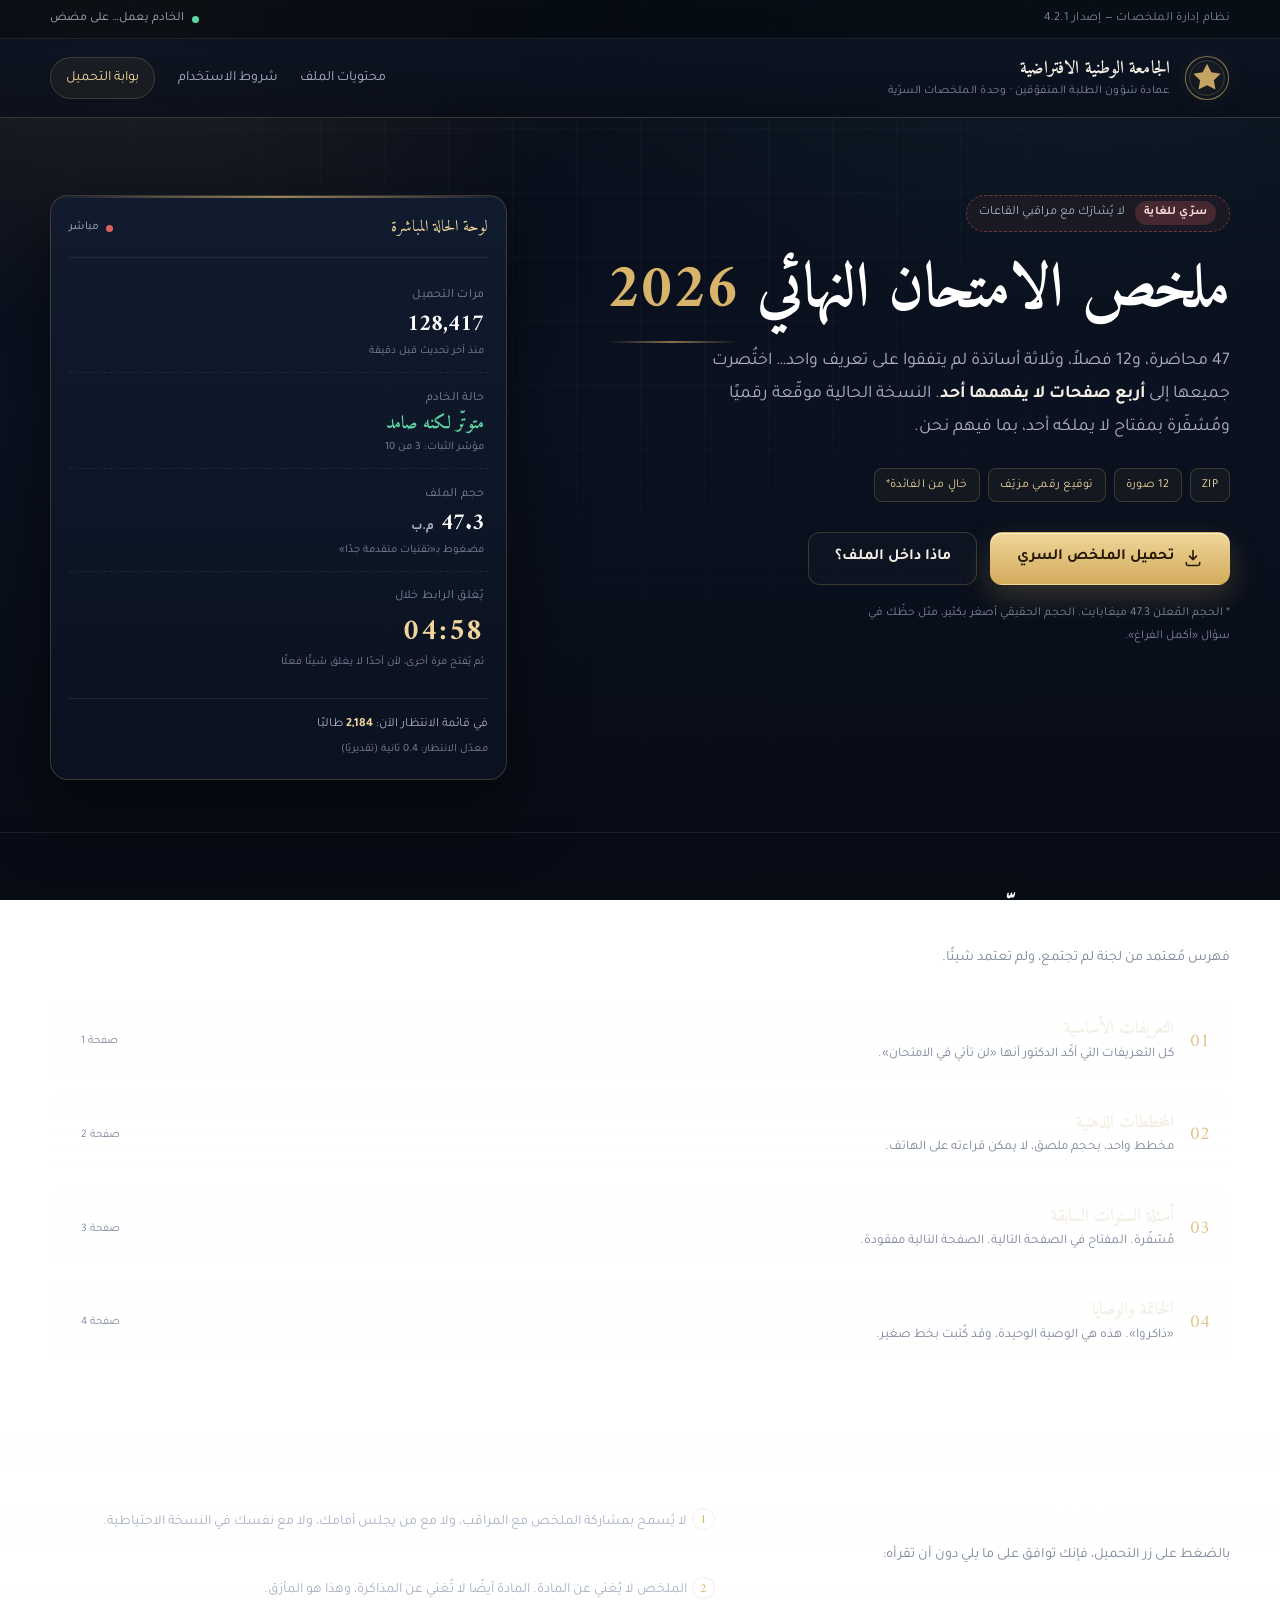
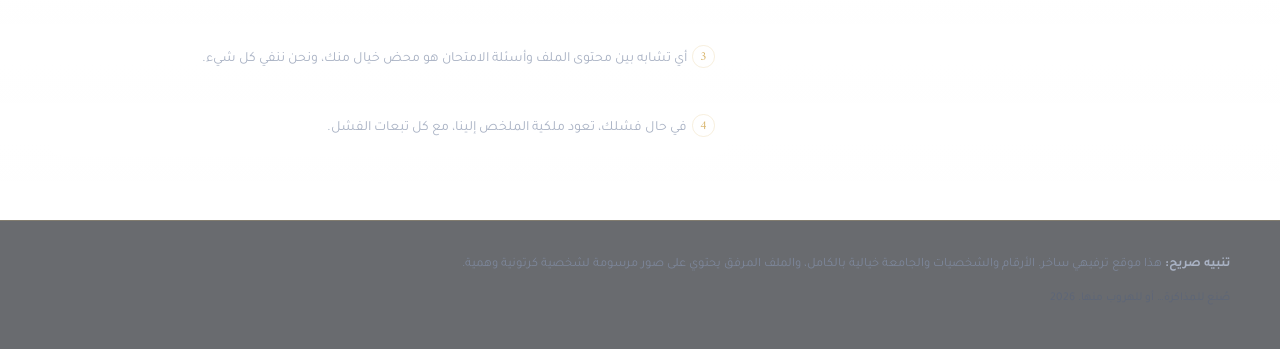
<file: index.html>
<!DOCTYPE html>
<html lang="ar" dir="rtl">
<head>
<meta charset="utf-8">
<meta name="viewport" content="width=device-width, initial-scale=1">
<title>ملخص الامتحان النهائي 2026 — النسخة السرية</title>
<meta name="description" content="بوابة أكاديمية ساخرة لتحميل «ملخص الامتحان النهائي — النسخة السرية». موقع ترفيهي، والبيانات كلها خيالية.">
<meta name="theme-color" content="#0a1020">
<meta property="og:title" content="ملخص الامتحان النهائي 2026 — النسخة السرية">
<meta property="og:description" content="47 محاضرة اختُصرت إلى 4 صفحات لا يفهمها أحد. الرابط يُغلق قريبًا.">
<meta property="og:type" content="website">
<link rel="icon" href="assets/favicon.svg" type="image/svg+xml">
<link rel="preconnect" href="https://fonts.googleapis.com">
<link rel="preconnect" href="https://fonts.gstatic.com" crossorigin>
<link href="https://fonts.googleapis.com/css2?family=Amiri:ital,wght@0,400;0,700;1,400&family=Tajawal:wght@300;400;500;700;800&display=swap" rel="stylesheet">
<link rel="stylesheet" href="assets/style.css">
</head>
<body>
<a class="skip" href="#main">تخطَّ إلى المحتوى</a>

<div class="topbar">
  <div class="wrap topbar__in">
    <span class="topbar__sys">نظام إدارة الملخصات — إصدار 4.2.1</span>
    <span class="topbar__status"><i class="dot"></i> الخادم يعمل… على مضض</span>
  </div>
</div>

<header class="masthead">
  <div class="wrap masthead__in">
    <div class="brand">
      <svg class="brand__seal" viewBox="0 0 64 64" aria-hidden="true">
        <circle cx="32" cy="32" r="30" fill="none" stroke="currentColor" stroke-width="1.5" opacity=".55"/>
        <circle cx="32" cy="32" r="24" fill="none" stroke="currentColor" stroke-width="1" opacity=".35"/>
        <path d="M32 12l6 12 13 2-9.5 9 2.3 13L32 42l-11.8 6 2.3-13-9.5-9 13-2z" fill="currentColor" opacity=".9"/>
      </svg>
      <div class="brand__txt">
        <strong>الجامعة الوطنية الافتراضية</strong>
        <span>عمادة شؤون الطلبة المتفوّقين · وحدة الملخصات السرّية</span>
      </div>
    </div>
    <nav class="masthead__nav" aria-label="روابط عامة">
      <a href="#contents">محتويات الملف</a>
      <a href="#rules">شروط الاستخدام</a>
      <a href="#main" class="nav-cta">بوابة التحميل</a>
    </nav>
  </div>
</header>

<main id="main">
  <section class="hero">
    <div class="wrap hero__grid">
      <div class="hero__copy">
        <p class="tag"><span>سرّي للغاية</span> لا يُشارَك مع مراقبي القاعات</p>
        <h1>ملخص الامتحان النهائي <span class="year">2026</span></h1>
        <p class="lede">
          47 محاضرة، و12 فصلاً، وثلاثة أساتذة لم يتفقوا على تعريف واحد…
          اختُصرت جميعها إلى <strong>أربع صفحات لا يفهمها أحد</strong>.
          النسخة الحالية موقّعة رقميًا ومُشفّرة بمفتاح لا يملكه أحد، بما فيهم نحن.
        </p>

        <div class="chips" aria-label="مواصفات الملف">
          <span class="chip">ZIP</span>
          <span class="chip">12 صورة</span>
          <span class="chip">توقيع رقمي مزيّف</span>
          <span class="chip">خالٍ من الفائدة*</span>
        </div>

        <div class="cta-row">
          <button class="btn btn--primary" id="downloadBtn" type="button">
            <svg viewBox="0 0 24 24" aria-hidden="true"><path d="M12 3v11m0 0l-4.2-4.2M12 14l4.2-4.2M4 17.5V19a2 2 0 002 2h12a2 2 0 002-2v-1.5" fill="none" stroke="currentColor" stroke-width="1.9" stroke-linecap="round" stroke-linejoin="round"/></svg>
            تحميل الملخص السري
          </button>
          <a class="btn btn--ghost" href="#contents">ماذا داخل الملف؟</a>
        </div>
        <p class="fineprint">
          * الحجم المُعلن 47.3 ميغابايت. الحجم الحقيقي أصغر بكثير، مثل حظّك في سؤال «أكمل الفراغ».
        </p>
      </div>

      <aside class="hero__panel" aria-label="لوحة حالة التحميل">
        <div class="panel__head">
          <span class="panel__title">لوحة الحالة المباشرة</span>
          <span class="live"><i class="dot dot--red"></i> مباشر</span>
        </div>

        <div class="stats">
          <div class="stat">
            <span class="stat__label">مرات التحميل</span>
            <strong class="stat__value" id="statDownloads">128,417</strong>
            <span class="stat__hint">منذ آخر تحديث قبل دقيقة</span>
          </div>
          <div class="stat">
            <span class="stat__label">حالة الخادم</span>
            <strong class="stat__value stat__value--ok">متوتّر لكنه صامد</strong>
            <span class="stat__hint">مؤشر الثبات: 3 من 10</span>
          </div>
          <div class="stat">
            <span class="stat__label">حجم الملف</span>
            <strong class="stat__value">47.3 <small>م.ب</small></strong>
            <span class="stat__hint">مضغوط بـ«تقنيات متقدمة جدًا»</span>
          </div>
          <div class="stat stat--timer">
            <span class="stat__label">يُغلق الرابط خلال</span>
            <strong class="stat__value stat__value--timer" id="countdown" aria-live="off">04:59</strong>
            <span class="stat__hint" id="countdownHint">ثم يُفتح مرة أخرى، لأن أحدًا لا يغلق شيئًا فعلًا</span>
          </div>
        </div>

        <div class="queue">
          <span>في قائمة الانتظار الآن: <b id="queueNum">2,184</b> طالبًا</span>
          <span class="queue__note">معدّل الانتظار: 0.4 ثانية (تقديريًا)</span>
        </div>
      </aside>
    </div>
  </section>

  <section class="band" id="contents">
    <div class="wrap">
      <h2 class="section-title">محتويات النسخة السرّية</h2>
      <p class="section-sub">فهرس مُعتمد من لجنة لم تجتمع، ولم تعتمد شيئًا.</p>
      <ol class="toc">
        <li><span class="toc__n">01</span><div><h3>التعريفات الأساسية</h3><p>كل التعريفات التي أكّد الدكتور أنها «لن تأتي في الامتحان».</p></div><span class="toc__p">صفحة 1</span></li>
        <li><span class="toc__n">02</span><div><h3>المخططات الذهنية</h3><p>مخطط واحد، بحجم ملصق، لا يمكن قراءته على الهاتف.</p></div><span class="toc__p">صفحة 2</span></li>
        <li><span class="toc__n">03</span><div><h3>أسئلة السنوات السابقة</h3><p>مُشفّرة. المفتاح في الصفحة التالية. الصفحة التالية مفقودة.</p></div><span class="toc__p">صفحة 3</span></li>
        <li><span class="toc__n">04</span><div><h3>الخاتمة والوصايا</h3><p>«ذاكروا». هذه هي الوصية الوحيدة، وقد كُتبت بخط صغير.</p></div><span class="toc__p">صفحة 4</span></li>
      </ol>
    </div>
  </section>

  <section class="band band--alt" id="rules">
    <div class="wrap rules">
      <div>
        <h2 class="section-title">شروط الاستخدام</h2>
        <p class="section-sub">بالضغط على زر التحميل، فإنك توافق على ما يلي دون أن تقرأه:</p>
      </div>
      <ul class="rules__list">
        <li>لا يُسمح بمشاركة الملخص مع المراقب، ولا مع من يجلس أمامك، ولا مع نفسك في النسخة الاحتياطية.</li>
        <li>الملخص لا يُغني عن المادة. المادة أيضًا لا تُغني عن المذاكرة، وهذا هو المأزق.</li>
        <li>أي تشابه بين محتوى الملف وأسئلة الامتحان هو محض خيال منك، ونحن ننفي كل شيء.</li>
        <li>في حال فشلك، تعود ملكية الملخص إلينا، مع كل تبعات الفشل.</li>
      </ul>
    </div>
  </section>
</main>

<footer class="footer">
  <div class="wrap footer__in">
    <p><strong>تنبيه صريح:</strong> هذا موقع ترفيهي ساخر. الأرقام والشخصيات والجامعة خيالية بالكامل، والملف المرفق يحتوي على صور مرسومة لشخصية كرتونية وهمية.</p>
    <p class="footer__small">صُنع للمذاكرة… أو للهروب منها. <span id="year"></span></p>
  </div>
</footer>

<!-- ============ نافذة التحقق من الهوية ============ -->
<div class="modal" id="verifyModal" role="dialog" aria-modal="true" aria-labelledby="verifyTitle" hidden>
  <div class="modal__backdrop" data-close></div>
  <div class="modal__card" role="document">
    <div class="modal__steps"><span class="step is-on"></span><span class="step"></span><span class="step"></span><em>الخطوة 2 من 3</em></div>
    <h2 id="verifyTitle">التحقق من الهوية الأكاديمية</h2>
    <p class="modal__sub">نظام صارم. لا استثناءات. لا شفقة. لا مزاح (إلا في هذا السؤال).</p>

    <form id="verifyForm" novalidate>
      <fieldset class="field">
        <legend>أثبت أنك طالب حقيقي ولست مراقب قاعة:</legend>
        <div class="options" id="options">
          <label class="option"><input type="radio" name="identity" value="a"><span class="option__mark"></span><span>أدرس ليلة الامتحان فقط، وأعتمد على الله ثم على هذا الملخص.</span></label>
          <label class="option"><input type="radio" name="identity" value="b"><span class="option__mark"></span><span>حضرت المحاضرة الأولى، وخرجت من الثانية لأسباب وطنية.</span></label>
          <label class="option"><input type="radio" name="identity" value="c"><span class="option__mark"></span><span>أعرف اسم المادة، وهذا يكفي في هذه المرحلة.</span></label>
          <label class="option"><input type="radio" name="identity" value="d"><span class="option__mark"></span><span>أنا مراقب قاعة، وأبحث عن الأسئلة مثلكم تمامًا.</span></label>
        </div>
        <p class="formmsg" id="identityMsg" role="alert"></p>
      </fieldset>

      <label class="pledge" for="pledge">
        <input type="checkbox" id="pledge">
        <span class="pledge__box" aria-hidden="true"></span>
        <span>أتعهّد بأنني درست المادة، ولن أعتمد على الملخص فقط.<small>(تعهّد غير قابل للتحقق، مثل معظم التعهدات.)</small></span>
      </label>
      <p class="formmsg" id="pledgeMsg" role="alert"></p>

      <div class="modal__actions">
        <button class="btn btn--primary" type="submit" id="verifySubmit">متابعة إلى فحص الجهاز</button>
        <button class="btn btn--ghost" type="button" data-close>تراجع… للآن</button>
      </div>
      <p class="fineprint fineprint--center">نستخدم بصمة جهازك، وسجل بحثك، ونظرتك الحالية إلى الشاشة. الأخيرة غير تقنية، لكنها مؤثرة.</p>
    </form>
  </div>
</div>

<!-- ============ شاشة التحميل المبالغ فيه ============ -->
<div class="loader" id="loader" role="dialog" aria-modal="true" aria-labelledby="loaderTitle" hidden>
  <div class="loader__card">
    <p class="loader__eyebrow">الخطوة 3 من 3</p>
    <h2 id="loaderTitle">جارٍ تجهيز النسخة الموقّعة</h2>
    <div class="loader__pct"><span id="pct">0</span><small>%</small></div>
    <div class="bar" role="progressbar" aria-valuemin="0" aria-valuemax="100" aria-valuenow="0" id="bar" aria-labelledby="loaderTitle">
      <span class="bar__fill" id="barFill"></span>
    </div>
    <ul class="log" id="log" aria-live="polite"></ul>
    <p class="loader__note" id="loaderNote">لا تُغلق الصفحة. إن أغلقتهها سيعود الخادم إلى 0%، وهو لن يغفر لك.</p>
  </div>
</div>

<!-- ============ المفاجأة ============ -->
<section class="party" id="party" aria-labelledby="partyTitle" hidden>
  <div class="party__stage" id="stage" aria-hidden="true"></div>

  <div class="party__hud">
    <div class="hud__count">
      <span class="hud__label">الصور التي ظهرت على الشاشة</span>
      <strong id="imgCount">0</strong>
    </div>
    <div class="hud__count hud__count--sm">
      <span class="hud__label">محاولات الإغلاق</span>
      <strong id="closeTries">0</strong>
    </div>
    <button class="hud__motion" id="motionToggle" type="button" aria-pressed="false">تقليل الحركة</button>
  </div>

  <div class="party__card" id="partyCard">
    <p class="party__eyebrow">انتهى التحميل. بدأت الحقيقة.</p>
    <h2 id="partyTitle">لا يوجد ملخص سرّي.</h2>
    <p class="party__body">
      الملف الذي نزل على جهازك الآن يحتوي على <strong>12 صورة</strong> لـ«أبو الملخص»،
      أستاذ الملخصات الوهمي، وهو يطاردك في كل مكان لأنك لم تفتح الكتاب.
      هذه هي النسخة السرّية: <em>لا شيء</em>.
    </p>
    <p class="party__body party__body--small">
      اذهب وذاكر. الامتحان أقرب مما تظن، والملخص — مثل كل الملخصات — لن ينفعك.
    </p>
    <div class="party__actions">
      <a class="btn btn--primary" href="final-summary-2026.zip" download="final-summary-2026.zip">إن أردت الدليل، افتح الملف</a>
    </div>
    <p class="party__taunt" id="taunt" aria-live="polite"></p>
  </div>

  <button class="btn btn--ghost" id="escapeBtn" type="button">إغلاق وإلغاء</button>

  <div class="party__toast" id="toast" aria-live="polite"></div>
</section>

<script src="assets/app.js"></script>
</body>
</html>
</file>
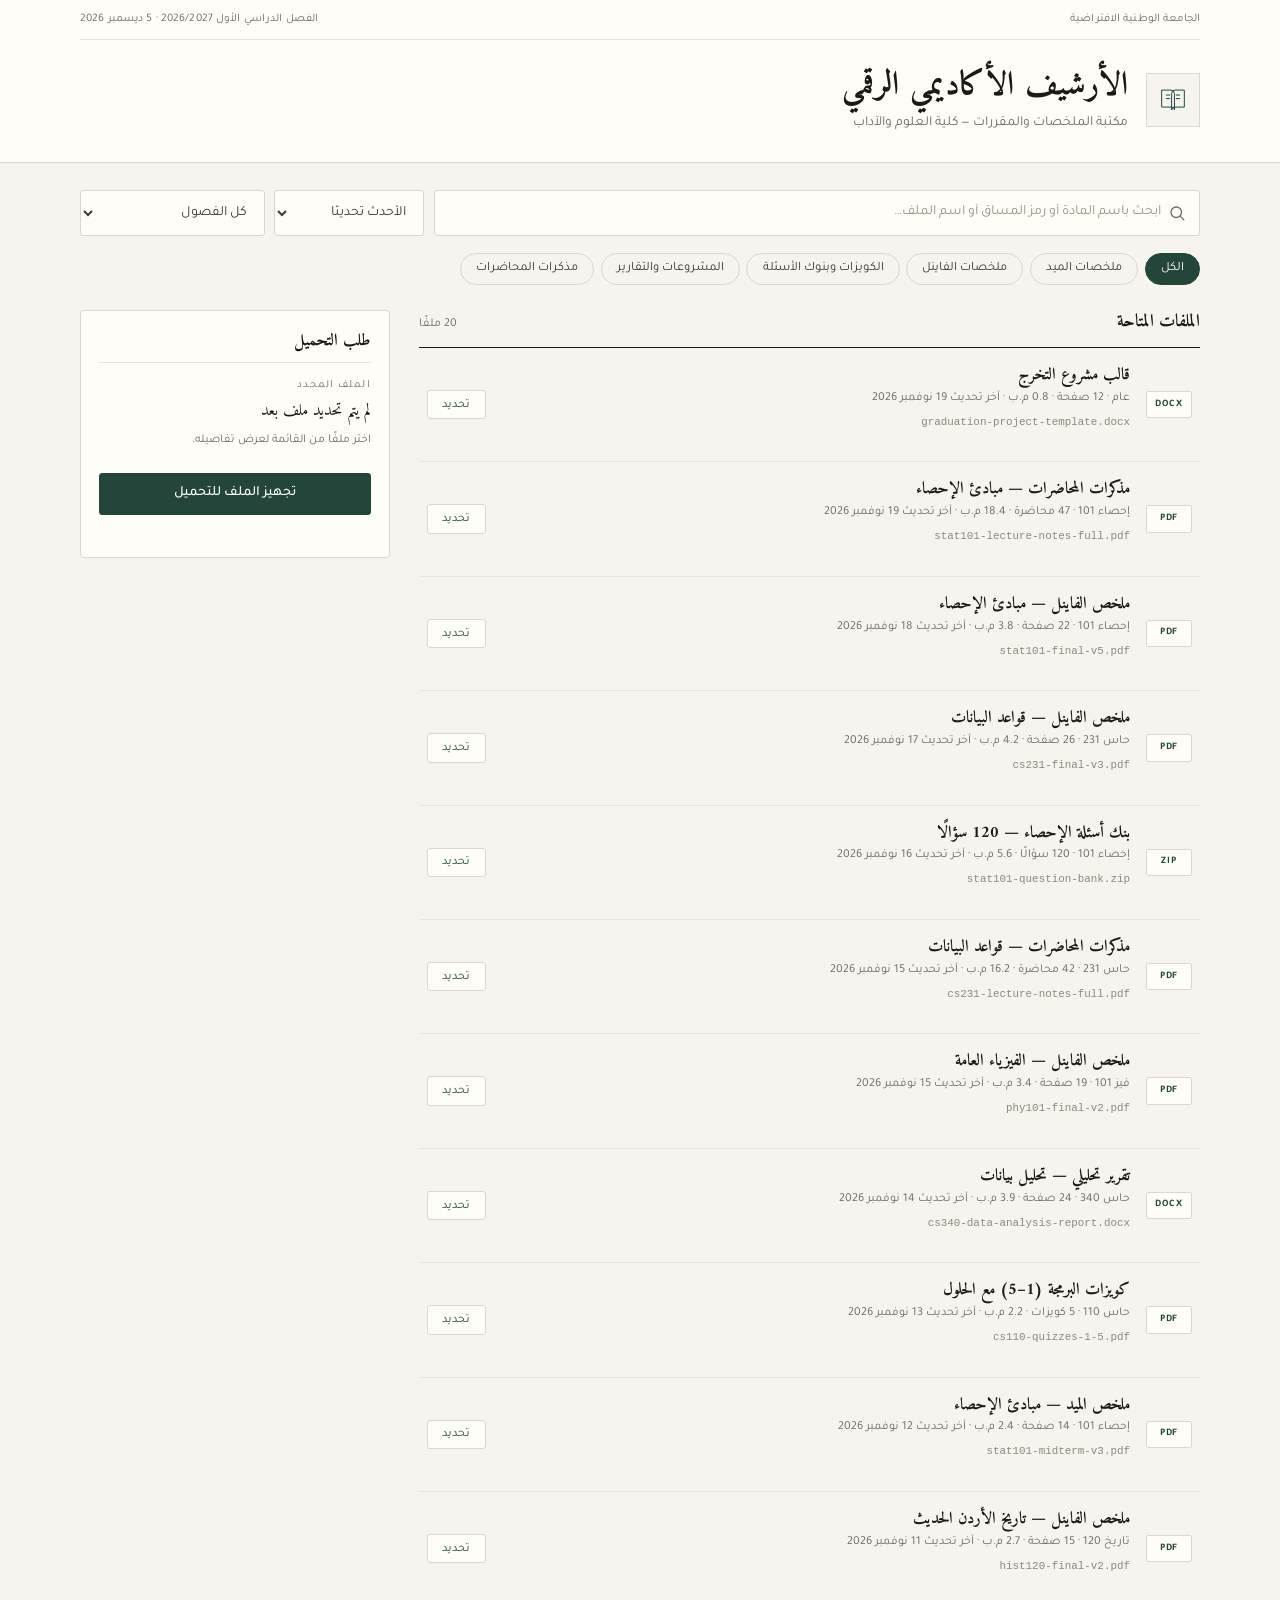
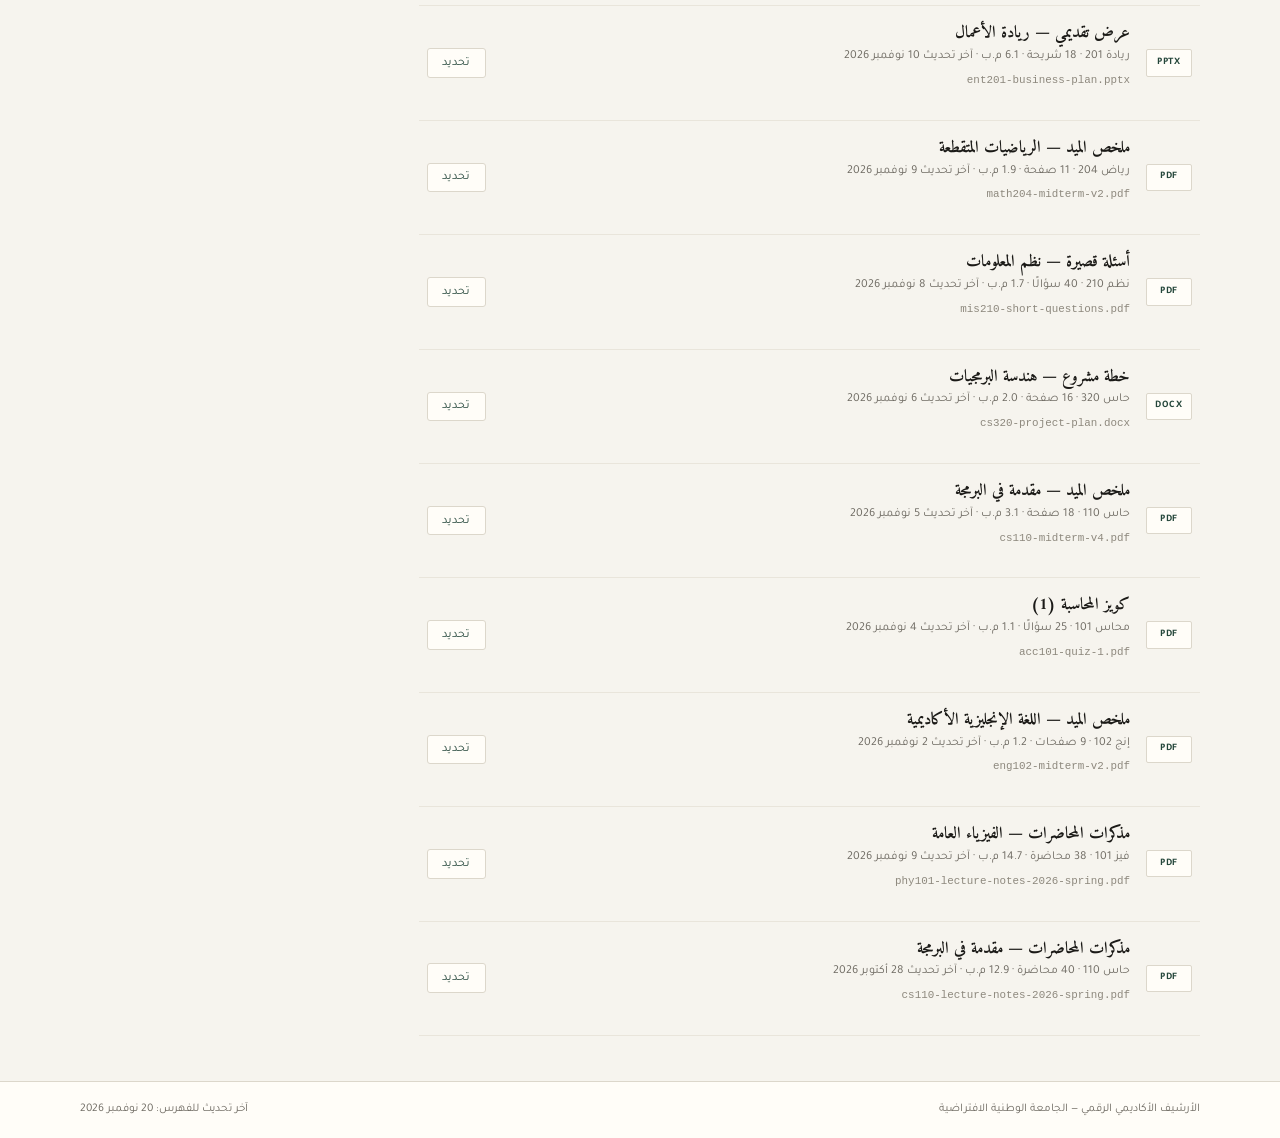
<file: archive.html>
<!DOCTYPE html>
<html lang="ar" dir="rtl">
<head>
<meta charset="utf-8">
<meta name="viewport" content="width=device-width, initial-scale=1">
<title>الأرشيف الأكاديمي الرقمي — الملخصات والمقررات</title>
<meta name="description" content="الأرشيف الأكاديمي الرقمي: ملخصات الميد والفاينل، بنوك الأسئلة، المشروعات، ومذكرات المحاضرات، مرتبة حسب المساق والفصل الدراسي.">
<meta name="theme-color" content="#f6f4ee">
<link rel="icon" href="assets/favicon-archive.svg" type="image/svg+xml">
<link rel="preconnect" href="https://fonts.googleapis.com">
<link rel="preconnect" href="https://fonts.gstatic.com" crossorigin>
<link href="https://fonts.googleapis.com/css2?family=Amiri:ital,wght@0,400;0,700;1,400&family=Tajawal:wght@300;400;500;700&display=swap" rel="stylesheet">
<link rel="stylesheet" href="assets/archive.css">
<script>window.__archiveStart = Date.now();</script>
</head>
<body>
<a class="skip" href="#archive">تخطَّ إلى قائمة الملفات</a>

<header class="site-head">
  <div class="container">
    <div class="head-top">
      <span>الجامعة الوطنية الافتراضية</span>
      <span>الفصل الدراسي الأول 2026/2027 · <span id="headDate">20 نوفمبر 2026</span></span>
    </div>
    <div class="head-main">
      <div class="brandmark" aria-hidden="true">
        <svg viewBox="0 0 48 48" fill="none" stroke="currentColor" stroke-width="1.4">
          <path d="M8 10h13a5 5 0 015 5v23a4 4 0 00-4-4H8z"/>
          <path d="M40 10H27a5 5 0 00-5 5v23a4 4 0 014-4h14z"/>
          <path d="M14 17h6M14 22h6M28 17h6M28 22h6"/>
        </svg>
      </div>
      <div class="head-title">
        <h1>الأرشيف الأكاديمي الرقمي</h1>
        <p>مكتبة الملخصات والمقررات — كلية العلوم والآداب</p>
      </div>
    </div>
  </div>
</header>

<main id="archive">
  <div class="container">
    <div class="toolbar">
      <div class="search">
        <svg viewBox="0 0 24 24" aria-hidden="true"><circle cx="11" cy="11" r="7" fill="none" stroke="currentColor" stroke-width="1.7"/><path d="M16.5 16.5L21 21" stroke="currentColor" stroke-width="1.7" stroke-linecap="round"/></svg>
        <label class="sr-only" for="searchInput">البحث في الأرشيف</label>
        <input id="searchInput" type="search" placeholder="ابحث باسم المادة أو رمز المساق أو اسم الملف…" autocomplete="off">
      </div>
      <div class="field">
        <label class="sr-only" for="sortSelect">الترتيب</label>
        <select id="sortSelect">
          <option value="newest">الأحدث تحديثًا</option>
          <option value="oldest">الأقدم تحديثًا</option>
          <option value="alpha">أبجديًا</option>
        </select>
      </div>
      <div class="field">
        <label class="sr-only" for="termSelect">الفصل الدراسي</label>
        <select id="termSelect">
          <option value="all">كل الفصول</option>
          <option value="first">الفصل الأول 2026/2027</option>
          <option value="second">الفصل الثاني 2025/2026</option>
        </select>
      </div>
    </div>

    <div class="chips" role="group" aria-label="تصفية حسب نوع الملف">
      <button class="chip is-active" type="button" data-cat="all" aria-pressed="true">الكل</button>
      <button class="chip" type="button" data-cat="midterm" aria-pressed="false">ملخصات الميد</button>
      <button class="chip" type="button" data-cat="final" aria-pressed="false">ملخصات الفاينل</button>
      <button class="chip" type="button" data-cat="quizzes" aria-pressed="false">الكويزات وبنوك الأسئلة</button>
      <button class="chip" type="button" data-cat="projects" aria-pressed="false">المشروعات والتقارير</button>
      <button class="chip" type="button" data-cat="notes" aria-pressed="false">مذكرات المحاضرات</button>
    </div>

    <div class="layout">
      <section class="results" aria-labelledby="resultsTitle">
        <div class="results__head">
          <h2 id="resultsTitle">الملفات المتاحة</h2>
          <p id="resultCount" aria-live="polite">20 ملفًا</p>
        </div>

        <ul class="list" id="list">
          <li class="item" data-cat="midterm" data-title="ملخص الميد — مبادئ الإحصاء" data-file="stat101-midterm-v3.pdf" data-date="2026-11-12" data-term="first" data-search="ملخص الميد — مبادئ الإحصاء إحصاء 101 stat101-midterm-v3.pdf ملخصات الميد">
            <span class="item__type">PDF</span>
            <div class="item__body">
              <h3 class="item__title">ملخص الميد — مبادئ الإحصاء</h3>
              <p class="item__meta">إحصاء 101 · 14 صفحة · 2.4 م.ب · آخر تحديث 12 نوفمبر 2026</p>
              <code class="item__file" dir="ltr">stat101-midterm-v3.pdf</code>
            </div>
            <button class="item__pick" type="button" aria-pressed="false">تحديد</button>
          </li>
          <li class="item" data-cat="midterm" data-title="ملخص الميد — الرياضيات المتقطعة" data-file="math204-midterm-v2.pdf" data-date="2026-11-09" data-term="first" data-search="ملخص الميد — الرياضيات المتقطعة رياض 204 math204-midterm-v2.pdf ملخصات الميد">
            <span class="item__type">PDF</span>
            <div class="item__body">
              <h3 class="item__title">ملخص الميد — الرياضيات المتقطعة</h3>
              <p class="item__meta">رياض 204 · 11 صفحة · 1.9 م.ب · آخر تحديث 9 نوفمبر 2026</p>
              <code class="item__file" dir="ltr">math204-midterm-v2.pdf</code>
            </div>
            <button class="item__pick" type="button" aria-pressed="false">تحديد</button>
          </li>
          <li class="item" data-cat="midterm" data-title="ملخص الميد — مقدمة في البرمجة" data-file="cs110-midterm-v4.pdf" data-date="2026-11-05" data-term="first" data-search="ملخص الميد — مقدمة في البرمجة حاس 110 cs110-midterm-v4.pdf ملخصات الميد">
            <span class="item__type">PDF</span>
            <div class="item__body">
              <h3 class="item__title">ملخص الميد — مقدمة في البرمجة</h3>
              <p class="item__meta">حاس 110 · 18 صفحة · 3.1 م.ب · آخر تحديث 5 نوفمبر 2026</p>
              <code class="item__file" dir="ltr">cs110-midterm-v4.pdf</code>
            </div>
            <button class="item__pick" type="button" aria-pressed="false">تحديد</button>
          </li>
          <li class="item" data-cat="midterm" data-title="ملخص الميد — اللغة الإنجليزية الأكاديمية" data-file="eng102-midterm-v2.pdf" data-date="2026-11-02" data-term="first" data-search="ملخص الميد — اللغة الإنجليزية الأكاديمية إنج 102 eng102-midterm-v2.pdf ملخصات الميد">
            <span class="item__type">PDF</span>
            <div class="item__body">
              <h3 class="item__title">ملخص الميد — اللغة الإنجليزية الأكاديمية</h3>
              <p class="item__meta">إنج 102 · 9 صفحات · 1.2 م.ب · آخر تحديث 2 نوفمبر 2026</p>
              <code class="item__file" dir="ltr">eng102-midterm-v2.pdf</code>
            </div>
            <button class="item__pick" type="button" aria-pressed="false">تحديد</button>
          </li>
          <li class="item" data-cat="final" data-title="ملخص الفاينل — مبادئ الإحصاء" data-file="stat101-final-v5.pdf" data-date="2026-11-18" data-term="first" data-search="ملخص الفاينل — مبادئ الإحصاء إحصاء 101 stat101-final-v5.pdf ملخصات الفاينل">
            <span class="item__type">PDF</span>
            <div class="item__body">
              <h3 class="item__title">ملخص الفاينل — مبادئ الإحصاء</h3>
              <p class="item__meta">إحصاء 101 · 22 صفحة · 3.8 م.ب · آخر تحديث 18 نوفمبر 2026</p>
              <code class="item__file" dir="ltr">stat101-final-v5.pdf</code>
            </div>
            <button class="item__pick" type="button" aria-pressed="false">تحديد</button>
          </li>
          <li class="item" data-cat="final" data-title="ملخص الفاينل — قواعد البيانات" data-file="cs231-final-v3.pdf" data-date="2026-11-17" data-term="first" data-search="ملخص الفاينل — قواعد البيانات حاس 231 cs231-final-v3.pdf ملخصات الفاينل">
            <span class="item__type">PDF</span>
            <div class="item__body">
              <h3 class="item__title">ملخص الفاينل — قواعد البيانات</h3>
              <p class="item__meta">حاس 231 · 26 صفحة · 4.2 م.ب · آخر تحديث 17 نوفمبر 2026</p>
              <code class="item__file" dir="ltr">cs231-final-v3.pdf</code>
            </div>
            <button class="item__pick" type="button" aria-pressed="false">تحديد</button>
          </li>
          <li class="item" data-cat="final" data-title="ملخص الفاينل — الفيزياء العامة" data-file="phy101-final-v2.pdf" data-date="2026-11-15" data-term="first" data-search="ملخص الفاينل — الفيزياء العامة فيز 101 phy101-final-v2.pdf ملخصات الفاينل">
            <span class="item__type">PDF</span>
            <div class="item__body">
              <h3 class="item__title">ملخص الفاينل — الفيزياء العامة</h3>
              <p class="item__meta">فيز 101 · 19 صفحة · 3.4 م.ب · آخر تحديث 15 نوفمبر 2026</p>
              <code class="item__file" dir="ltr">phy101-final-v2.pdf</code>
            </div>
            <button class="item__pick" type="button" aria-pressed="false">تحديد</button>
          </li>
          <li class="item" data-cat="final" data-title="ملخص الفاينل — تاريخ الأردن الحديث" data-file="hist120-final-v2.pdf" data-date="2026-11-11" data-term="first" data-search="ملخص الفاينل — تاريخ الأردن الحديث تاريخ 120 hist120-final-v2.pdf ملخصات الفاينل">
            <span class="item__type">PDF</span>
            <div class="item__body">
              <h3 class="item__title">ملخص الفاينل — تاريخ الأردن الحديث</h3>
              <p class="item__meta">تاريخ 120 · 15 صفحة · 2.7 م.ب · آخر تحديث 11 نوفمبر 2026</p>
              <code class="item__file" dir="ltr">hist120-final-v2.pdf</code>
            </div>
            <button class="item__pick" type="button" aria-pressed="false">تحديد</button>
          </li>
          <li class="item" data-cat="quizzes" data-title="بنك أسئلة الإحصاء — 120 سؤالًا" data-file="stat101-question-bank.zip" data-date="2026-11-16" data-term="first" data-search="بنك أسئلة الإحصاء — 120 سؤالًا إحصاء 101 stat101-question-bank.zip الكويزات">
            <span class="item__type">ZIP</span>
            <div class="item__body">
              <h3 class="item__title">بنك أسئلة الإحصاء — 120 سؤالًا</h3>
              <p class="item__meta">إحصاء 101 · 120 سؤالًا · 5.6 م.ب · آخر تحديث 16 نوفمبر 2026</p>
              <code class="item__file" dir="ltr">stat101-question-bank.zip</code>
            </div>
            <button class="item__pick" type="button" aria-pressed="false">تحديد</button>
          </li>
          <li class="item" data-cat="quizzes" data-title="كويزات البرمجة (1–5) مع الحلول" data-file="cs110-quizzes-1-5.pdf" data-date="2026-11-13" data-term="first" data-search="كويزات البرمجة (1–5) مع الحلول حاس 110 cs110-quizzes-1-5.pdf الكويزات">
            <span class="item__type">PDF</span>
            <div class="item__body">
              <h3 class="item__title">كويزات البرمجة (1–5) مع الحلول</h3>
              <p class="item__meta">حاس 110 · 5 كويزات · 2.2 م.ب · آخر تحديث 13 نوفمبر 2026</p>
              <code class="item__file" dir="ltr">cs110-quizzes-1-5.pdf</code>
            </div>
            <button class="item__pick" type="button" aria-pressed="false">تحديد</button>
          </li>
          <li class="item" data-cat="quizzes" data-title="أسئلة قصيرة — نظم المعلومات" data-file="mis210-short-questions.pdf" data-date="2026-11-08" data-term="first" data-search="أسئلة قصيرة — نظم المعلومات نظم 210 mis210-short-questions.pdf الكويزات">
            <span class="item__type">PDF</span>
            <div class="item__body">
              <h3 class="item__title">أسئلة قصيرة — نظم المعلومات</h3>
              <p class="item__meta">نظم 210 · 40 سؤالًا · 1.7 م.ب · آخر تحديث 8 نوفمبر 2026</p>
              <code class="item__file" dir="ltr">mis210-short-questions.pdf</code>
            </div>
            <button class="item__pick" type="button" aria-pressed="false">تحديد</button>
          </li>
          <li class="item" data-cat="quizzes" data-title="كويز المحاسبة (1)" data-file="acc101-quiz-1.pdf" data-date="2026-11-04" data-term="first" data-search="كويز المحاسبة (1) محاس 101 acc101-quiz-1.pdf الكويزات">
            <span class="item__type">PDF</span>
            <div class="item__body">
              <h3 class="item__title">كويز المحاسبة (1)</h3>
              <p class="item__meta">محاس 101 · 25 سؤالًا · 1.1 م.ب · آخر تحديث 4 نوفمبر 2026</p>
              <code class="item__file" dir="ltr">acc101-quiz-1.pdf</code>
            </div>
            <button class="item__pick" type="button" aria-pressed="false">تحديد</button>
          </li>
          <li class="item" data-cat="projects" data-title="قالب مشروع التخرج" data-file="graduation-project-template.docx" data-date="2026-11-19" data-term="first" data-search="قالب مشروع التخرج عام graduation-project-template.docx المشروعات">
            <span class="item__type">DOCX</span>
            <div class="item__body">
              <h3 class="item__title">قالب مشروع التخرج</h3>
              <p class="item__meta">عام · 12 صفحة · 0.8 م.ب · آخر تحديث 19 نوفمبر 2026</p>
              <code class="item__file" dir="ltr">graduation-project-template.docx</code>
            </div>
            <button class="item__pick" type="button" aria-pressed="false">تحديد</button>
          </li>
          <li class="item" data-cat="projects" data-title="تقرير تحليلي — تحليل بيانات" data-file="cs340-data-analysis-report.docx" data-date="2026-11-14" data-term="first" data-search="تقرير تحليلي — تحليل بيانات حاس 340 cs340-data-analysis-report.docx المشروعات">
            <span class="item__type">DOCX</span>
            <div class="item__body">
              <h3 class="item__title">تقرير تحليلي — تحليل بيانات</h3>
              <p class="item__meta">حاس 340 · 24 صفحة · 3.9 م.ب · آخر تحديث 14 نوفمبر 2026</p>
              <code class="item__file" dir="ltr">cs340-data-analysis-report.docx</code>
            </div>
            <button class="item__pick" type="button" aria-pressed="false">تحديد</button>
          </li>
          <li class="item" data-cat="projects" data-title="عرض تقديمي — ريادة الأعمال" data-file="ent201-business-plan.pptx" data-date="2026-11-10" data-term="first" data-search="عرض تقديمي — ريادة الأعمال ريادة 201 ent201-business-plan.pptx المشروعات">
            <span class="item__type">PPTX</span>
            <div class="item__body">
              <h3 class="item__title">عرض تقديمي — ريادة الأعمال</h3>
              <p class="item__meta">ريادة 201 · 18 شريحة · 6.1 م.ب · آخر تحديث 10 نوفمبر 2026</p>
              <code class="item__file" dir="ltr">ent201-business-plan.pptx</code>
            </div>
            <button class="item__pick" type="button" aria-pressed="false">تحديد</button>
          </li>
          <li class="item" data-cat="projects" data-title="خطة مشروع — هندسة البرمجيات" data-file="cs320-project-plan.docx" data-date="2026-11-06" data-term="first" data-search="خطة مشروع — هندسة البرمجيات حاس 320 cs320-project-plan.docx المشروعات">
            <span class="item__type">DOCX</span>
            <div class="item__body">
              <h3 class="item__title">خطة مشروع — هندسة البرمجيات</h3>
              <p class="item__meta">حاس 320 · 16 صفحة · 2.0 م.ب · آخر تحديث 6 نوفمبر 2026</p>
              <code class="item__file" dir="ltr">cs320-project-plan.docx</code>
            </div>
            <button class="item__pick" type="button" aria-pressed="false">تحديد</button>
          </li>
          <li class="item" data-cat="notes" data-title="مذكرات المحاضرات — مبادئ الإحصاء" data-file="stat101-lecture-notes-full.pdf" data-date="2026-11-19" data-term="first" data-search="مذكرات المحاضرات — مبادئ الإحصاء إحصاء 101 stat101-lecture-notes-full.pdf مذكرات المحاضرات">
            <span class="item__type">PDF</span>
            <div class="item__body">
              <h3 class="item__title">مذكرات المحاضرات — مبادئ الإحصاء</h3>
              <p class="item__meta">إحصاء 101 · 47 محاضرة · 18.4 م.ب · آخر تحديث 19 نوفمبر 2026</p>
              <code class="item__file" dir="ltr">stat101-lecture-notes-full.pdf</code>
            </div>
            <button class="item__pick" type="button" aria-pressed="false">تحديد</button>
          </li>
          <li class="item" data-cat="notes" data-title="مذكرات المحاضرات — قواعد البيانات" data-file="cs231-lecture-notes-full.pdf" data-date="2026-11-15" data-term="first" data-search="مذكرات المحاضرات — قواعد البيانات حاس 231 cs231-lecture-notes-full.pdf مذكرات المحاضرات">
            <span class="item__type">PDF</span>
            <div class="item__body">
              <h3 class="item__title">مذكرات المحاضرات — قواعد البيانات</h3>
              <p class="item__meta">حاس 231 · 42 محاضرة · 16.2 م.ب · آخر تحديث 15 نوفمبر 2026</p>
              <code class="item__file" dir="ltr">cs231-lecture-notes-full.pdf</code>
            </div>
            <button class="item__pick" type="button" aria-pressed="false">تحديد</button>
          </li>
          <li class="item" data-cat="notes" data-title="مذكرات المحاضرات — الفيزياء العامة (نسخة الفصل السابق)" data-file="phy101-lecture-notes-2026-spring.pdf" data-date="2026-05-14" data-term="second" data-search="مذكرات المحاضرات — الفيزياء العامة فيز 101 phy101-lecture-notes-2026-spring.pdf مذكرات المحاضرات">
            <span class="item__type">PDF</span>
            <div class="item__body">
              <h3 class="item__title">مذكرات المحاضرات — الفيزياء العامة</h3>
              <p class="item__meta">فيز 101 · 38 محاضرة · 14.7 م.ب · آخر تحديث 9 نوفمبر 2026</p>
              <code class="item__file" dir="ltr">phy101-lecture-notes-2026-spring.pdf</code>
            </div>
            <button class="item__pick" type="button" aria-pressed="false">تحديد</button>
          </li>
          <li class="item" data-cat="notes" data-title="مذكرات المحاضرات — مقدمة في البرمجة (نسخة الفصل السابق)" data-file="cs110-lecture-notes-2026-spring.pdf" data-date="2026-05-02" data-term="second" data-search="مذكرات المحاضرات — مقدمة في البرمجة حاس 110 cs110-lecture-notes-2026-spring.pdf مذكرات المحاضرات">
            <span class="item__type">PDF</span>
            <div class="item__body">
              <h3 class="item__title">مذكرات المحاضرات — مقدمة في البرمجة</h3>
              <p class="item__meta">حاس 110 · 40 محاضرة · 12.9 م.ب · آخر تحديث 28 أكتوبر 2026</p>
              <code class="item__file" dir="ltr">cs110-lecture-notes-2026-spring.pdf</code>
            </div>
            <button class="item__pick" type="button" aria-pressed="false">تحديد</button>
          </li>
        </ul>
        <p class="empty" id="empty" hidden>لا توجد ملفات مطابقة لبحثك. جرّب كلمة أخرى أو أعد ضبط التصفية.</p>
      </section>

      <aside class="request" id="requestCard" aria-labelledby="requestTitle">
        <h2 id="requestTitle">طلب التحميل</h2>
        <p class="request__label">الملف المحدد</p>
        <p class="request__title" id="selTitle">لم يتم تحديد ملف بعد</p>
        <p class="request__meta" id="selMeta">اختر ملفًا من القائمة لعرض تفاصيله.</p>
        <button class="btn-primary" id="prepareBtn" type="button">تجهيز الملف للتحميل</button>
        <p class="request__msg" id="reqMsg" role="status"></p>
      </aside>
    </div>
  </div>
</main>

<footer class="site-foot">
  <div class="container">
    <span>الأرشيف الأكاديمي الرقمي — الجامعة الوطنية الافتراضية</span>
    <span>آخر تحديث للفهرس: 20 نوفمبر 2026</span>
  </div>
</footer>

<!-- ================= شاشة التجهيز ================= -->
<div class="prep" id="prep" role="dialog" aria-modal="true" aria-labelledby="prepTitle" hidden>
  <div class="prep__box">
    <p class="prep__kicker">الأرشيف الأكاديمي الرقمي</p>
    <h2 id="prepTitle">جارٍ تجهيز الملف</h2>
    <p class="prep__file" id="prepFile"></p>
    <div class="prep__bar" role="progressbar" aria-valuemin="0" aria-valuemax="100" aria-valuenow="0" id="prepBarWrap">
      <span id="prepBar"></span>
    </div>
    <p class="prep__status" id="prepStatus">التحقق من صلاحية النسخة…</p>
  </div>
</div>

<!-- ================= تقرير الجلسة ================= -->
<section class="report" id="report" aria-labelledby="reportTitle" hidden>
  <div class="report__inner">
    <p class="report__kicker">الأرشيف الأكاديمي الرقمي · تقرير آلي</p>
    <h1 id="reportTitle" tabindex="-1">تقرير الجلسة</h1>
    <p class="report__date" id="reportDate"></p>

    <dl class="report__rows">
      <div><dt>الوقت الآن على جهازك</dt><dd id="rTime">—</dd></div>
      <div><dt>المدة التي أمضيتها هنا تبحث عن طريق مختصر</dt><dd id="rDuration">—</dd></div>
      <div><dt>عدد المحاولات والنقرات</dt><dd id="rClicks">—</dd></div>
      <div><dt>الهدف الذي بحثت عنه</dt><dd id="rTarget">—</dd></div>
    </dl>

    <blockquote id="rQuote"></blockquote>

    <div class="report__actions">
      <button class="btn-primary" id="saveReceipt" type="button">حفظ إيصال الجلسة</button>
      <button class="btn-secondary" id="closeAndStudy" type="button">أغلق الصفحة وابدأ الدراسة</button>
    </div>
    <p class="report__note" id="receiptNote" role="status"></p>
  </div>
</section>

<!-- ================= الشاشة الأخيرة ================= -->
<div class="blank" id="blank" hidden>
  <p>الكتاب أمامك.</p>
</div>

<script src="assets/archive.js"></script>
</body>
</html>
</file>
<file: assets/style.css>
/* ==========================================================================
   ملخص الامتحان النهائي 2026 — أنماط الموقع
   لوحة ألوان رسمية مبالغ في جدّيتها: كحلي داكن + ذهبي + لمسة تركوازية
   ========================================================================== */

:root{
  --ink:#070b14;
  --ink-2:#0b1220;
  --ink-3:#101a2e;
  --line:rgba(216,180,106,.22);
  --line-soft:rgba(255,255,255,.08);
  --paper:#f4efe4;
  --muted:#a9b2c4;
  --muted-2:#7d879b;
  --gold:#d8b46a;
  --gold-2:#f0d69a;
  --teal:#4fd1c5;
  --red:#e0605c;
  --green:#5bd6a2;
  --shadow:0 24px 70px rgba(0,0,0,.55);
  --r:18px;
  --serif:"Amiri","Noto Naskh Arabic","Times New Roman",serif;
  --sans:"Tajawal","Segoe UI",system-ui,-apple-system,sans-serif;
  --ease:cubic-bezier(.22,.61,.36,1);
}

*,*::before,*::after{box-sizing:border-box}

html{scroll-behavior:smooth}
@media (prefers-reduced-motion:reduce){
  html{scroll-behavior:auto}
}

body{
  margin:0;
  font-family:var(--sans);
  font-weight:400;
  color:var(--paper);
  background:
    radial-gradient(1200px 700px at 85% -10%, rgba(79,209,197,.10), transparent 60%),
    radial-gradient(900px 600px at 10% 0%, rgba(216,180,106,.12), transparent 55%),
    linear-gradient(180deg,#080d18 0%, #0a1120 45%, #070b14 100%);
  background-attachment:fixed;
  line-height:1.85;
  -webkit-text-size-adjust:100%;
  overflow-x:hidden;
}

body.is-locked{overflow:hidden}

body::before{
  content:"";
  position:fixed; inset:0;
  background-image:
    linear-gradient(rgba(255,255,255,.022) 1px, transparent 1px),
    linear-gradient(90deg, rgba(255,255,255,.022) 1px, transparent 1px);
  background-size:64px 64px;
  pointer-events:none;
  z-index:0;
  mask-image:radial-gradient(circle at 50% 20%, #000 20%, transparent 78%);
  -webkit-mask-image:radial-gradient(circle at 50% 20%, #000 20%, transparent 78%);
}

.wrap{width:min(1180px, 100% - 2.4rem); margin-inline:auto; position:relative; z-index:1}

a{color:var(--gold-2); text-decoration:none}
a:hover{text-decoration:underline}

h1,h2,h3{font-family:var(--serif); font-weight:700; line-height:1.25; margin:0; letter-spacing:0}
p{margin:0}

.skip{
  position:absolute; inset-inline-start:-9999px; top:.5rem; z-index:999;
  background:var(--gold); color:#1a1206; padding:.6rem 1rem; border-radius:10px;
}
.skip:focus{inset-inline-start:1rem}

:focus-visible{outline:2px solid var(--gold); outline-offset:3px; border-radius:6px}

/* ------------------------------------------------------------ الشريط العلوي */
.topbar{
  position:relative; z-index:2;
  border-bottom:1px solid var(--line-soft);
  background:rgba(5,9,16,.7);
  backdrop-filter:blur(8px);
  font-size:.78rem; color:var(--muted-2);
}
.topbar__in{display:flex; align-items:center; justify-content:space-between; gap:1rem; min-height:38px; flex-wrap:wrap}
.topbar__sys{letter-spacing:.02em}
.topbar__status{display:inline-flex; align-items:center; gap:.5rem; color:var(--muted)}
.dot{width:7px; height:7px; border-radius:50%; background:var(--green); display:inline-block; box-shadow:0 0 0 0 rgba(91,214,162,.6); animation:pulse 2.4s infinite}
.dot--red{background:var(--red); animation-duration:1.6s}
@keyframes pulse{
  0%{box-shadow:0 0 0 0 rgba(91,214,162,.55)}
  70%{box-shadow:0 0 0 9px rgba(91,214,162,0)}
  100%{box-shadow:0 0 0 0 rgba(91,214,162,0)}
}

/* ---------------------------------------------------------------- الترويسة */
.masthead{
  position:relative; z-index:2;
  border-bottom:1px solid var(--line);
  background:linear-gradient(180deg, rgba(12,19,34,.92), rgba(8,13,24,.72));
}
.masthead__in{display:flex; align-items:center; justify-content:space-between; gap:1.2rem; padding-block:1rem; flex-wrap:wrap}
.brand{display:flex; align-items:center; gap:.85rem; color:var(--gold)}
.brand__seal{width:46px; height:46px; flex:0 0 auto; filter:drop-shadow(0 0 12px rgba(216,180,106,.28))}
.brand__txt{display:flex; flex-direction:column; line-height:1.5}
.brand__txt strong{font-family:var(--serif); font-size:1.12rem; color:var(--paper); letter-spacing:.01em}
.brand__txt span{font-size:.74rem; color:var(--muted-2); letter-spacing:.02em}
.masthead__nav{display:flex; align-items:center; gap:1.4rem; font-size:.88rem}
.masthead__nav a{color:var(--muted); text-decoration:none}
.masthead__nav a:hover{color:var(--gold-2)}
.nav-cta{
  border:1px solid var(--line); padding:.42rem .95rem; border-radius:999px;
  color:var(--gold-2) !important; background:rgba(216,180,106,.06);
}
.nav-cta:hover{background:rgba(216,180,106,.14)}

/* ------------------------------------------------------------------ الهيرو */
.hero{padding:clamp(2.4rem, 6vw, 5rem) 0 clamp(2rem, 4vw, 3.4rem)}
.hero__grid{display:grid; grid-template-columns:minmax(0,1.25fr) minmax(0,.85fr); gap:clamp(1.6rem,4vw,3.4rem); align-items:start}

.tag{
  display:inline-flex; align-items:center; gap:.6rem;
  font-size:.8rem; color:var(--muted);
  border:1px dashed rgba(224,96,92,.45);
  background:rgba(224,96,92,.07);
  padding:.35rem .8rem; border-radius:999px; margin-bottom:1.3rem;
}
.tag span{
  color:#ffd9d8; background:rgba(224,96,92,.22); border-radius:999px;
  padding:.05rem .55rem; font-weight:700; font-size:.74rem; letter-spacing:.03em;
}

h1{
  font-size:clamp(2.1rem, 5.6vw, 3.9rem);
  color:#fff;
  margin-bottom:.9rem;
  text-wrap:balance;
}
h1 .year{
  color:var(--gold);
  font-feature-settings:"lnum";
  position:relative; white-space:nowrap;
}
h1 .year::after{
  content:""; position:absolute; inset-inline:0; bottom:.06em; height:2px;
  background:linear-gradient(90deg, transparent, var(--gold), transparent);
  opacity:.6;
}

.lede{font-size:clamp(1rem,1.5vw,1.12rem); color:var(--muted); max-width:56ch}
.lede strong{color:var(--paper); font-weight:700}

.chips{display:flex; flex-wrap:wrap; gap:.5rem; margin:1.5rem 0 1.9rem}
.chip{
  font-size:.76rem; color:var(--gold-2);
  border:1px solid var(--line); border-radius:8px;
  padding:.28rem .7rem; background:rgba(216,180,106,.05);
  letter-spacing:.02em;
}

.cta-row{display:flex; flex-wrap:wrap; gap:.8rem; align-items:center}

.btn{
  --btn-bg:transparent;
  display:inline-flex; align-items:center; justify-content:center; gap:.6rem;
  font-family:var(--sans); font-size:.98rem; font-weight:700;
  padding:.9rem 1.6rem; border-radius:12px; border:1px solid transparent;
  cursor:pointer; text-decoration:none !important; line-height:1.4;
  transition:transform .18s var(--ease), box-shadow .25s var(--ease), background .25s, color .2s, border-color .2s;
  -webkit-tap-highlight-color:transparent;
  user-select:none;
}
.btn svg{width:20px; height:20px; flex:0 0 auto}
.btn--primary{
  background:linear-gradient(180deg,#f0d69a,#d3ab5c);
  color:#241a06;
  box-shadow:0 12px 30px rgba(216,180,106,.22), inset 0 1px 0 rgba(255,255,255,.6);
}
.btn--primary:hover{transform:translateY(-2px); box-shadow:0 18px 40px rgba(216,180,106,.32)}
.btn--primary:active{transform:translateY(0)}
.btn--ghost{
  border-color:var(--line); color:var(--paper); background:rgba(255,255,255,.02);
}
.btn--ghost:hover{background:rgba(255,255,255,.06); border-color:rgba(216,180,106,.4)}

.fineprint{font-size:.76rem; color:var(--muted-2); margin-top:1.1rem; max-width:52ch}
.fineprint--center{text-align:center; margin-inline:auto}

/* ------------------------------------------------------------ لوحة الحالة */
.hero__panel{
  background:linear-gradient(180deg, rgba(18,28,48,.92), rgba(11,18,32,.94));
  border:1px solid var(--line);
  border-radius:var(--r);
  box-shadow:var(--shadow);
  padding:1.1rem 1.1rem 1.2rem;
  position:relative;
  overflow:hidden;
}
.hero__panel::before{
  content:""; position:absolute; inset:0 0 auto; height:2px;
  background:linear-gradient(90deg, transparent, var(--gold), transparent);
  opacity:.7;
}
.panel__head{display:flex; align-items:center; justify-content:space-between; padding-bottom:.9rem; border-bottom:1px solid var(--line-soft); margin-bottom:.9rem}
.panel__title{font-family:var(--serif); font-size:1rem; color:var(--gold-2)}
.live{font-size:.74rem; color:var(--muted); display:inline-flex; align-items:center; gap:.4rem; letter-spacing:.04em}

.stats{display:grid; gap:.15rem}
.stat{display:grid; gap:.15rem; padding:.7rem .25rem; border-bottom:1px dashed rgba(255,255,255,.07)}
.stat:last-child{border-bottom:0}
.stat__label{font-size:.78rem; color:var(--muted-2); letter-spacing:.02em}
.stat__value{font-family:var(--serif); font-size:1.45rem; color:#fff; font-weight:700; line-height:1.35; font-variant-numeric:tabular-nums}
.stat__value small{font-size:.8rem; color:var(--muted); font-family:var(--sans)}
.stat__value--ok{font-size:1.12rem; color:var(--green)}
.stat__value--timer{color:var(--gold-2); font-size:1.9rem; letter-spacing:.06em}
.stat__value--timer.is-low{color:#ff8b87; animation:blink 1s steps(2,end) infinite}
@keyframes blink{50%{opacity:.35}}
.stat__hint{font-size:.7rem; color:var(--muted-2); line-height:1.6}

.queue{display:grid; gap:.2rem; margin-top:.9rem; padding-top:.9rem; border-top:1px solid var(--line-soft); font-size:.78rem; color:var(--muted)}
.queue b{color:var(--gold-2); font-variant-numeric:tabular-nums}
.queue__note{font-size:.7rem; color:var(--muted-2)}

/* ------------------------------------------------------------------ الأقسام */
.band{padding:clamp(2.4rem,5vw,4rem) 0; border-top:1px solid var(--line-soft); position:relative}
.band--alt{background:linear-gradient(180deg, rgba(255,255,255,.018), transparent)}
.section-title{font-size:clamp(1.5rem,3vw,2.1rem); color:#fff; margin-bottom:.4rem}
.section-sub{color:var(--muted-2); font-size:.9rem; margin-bottom:1.8rem}

.toc{list-style:none; margin:0; padding:0; display:grid; gap:.7rem}
.toc li{
  display:grid; grid-template-columns:auto 1fr auto; gap:1rem; align-items:center;
  padding:1.05rem 1.2rem;
  border:1px solid var(--line-soft); border-radius:14px;
  background:linear-gradient(180deg, rgba(255,255,255,.028), rgba(255,255,255,.008));
  transition:border-color .25s, transform .25s var(--ease), background .25s;
}
.toc li:hover{border-color:var(--line); transform:translateX(-3px); background:rgba(216,180,106,.045)}
.toc__n{font-family:var(--serif); color:var(--gold); font-size:1.15rem; opacity:.8; min-width:2ch}
.toc h3{font-size:1.1rem; color:var(--paper); margin-bottom:.15rem}
.toc p{font-size:.83rem; color:var(--muted-2); line-height:1.7}
.toc__p{font-size:.72rem; color:var(--muted-2); border:1px solid var(--line-soft); padding:.15rem .6rem; border-radius:999px; white-space:nowrap}

.rules{display:grid; grid-template-columns:minmax(0,.8fr) minmax(0,1.2fr); gap:clamp(1.4rem,4vw,3rem); align-items:start}
.rules__list{margin:0; padding:0; list-style:none; display:grid; gap:.75rem; counter-reset:r}
.rules__list li{
  position:relative; padding:.9rem 1rem .9rem 1rem; padding-inline-start:2.6rem;
  border:1px solid var(--line-soft); border-radius:12px; font-size:.88rem; color:var(--muted);
  background:rgba(255,255,255,.015);
}
.rules__list li::before{
  counter-increment:r; content:counter(r);
  position:absolute; inset-inline-start:.85rem; top:.85rem;
  width:1.4rem; height:1.4rem; display:grid; place-items:center;
  font-family:var(--serif); font-size:.78rem; color:var(--gold);
  border:1px solid var(--line); border-radius:50%;
}

/* ------------------------------------------------------------------- التذييل */
.footer{border-top:1px solid var(--line); padding:2rem 0 2.4rem; background:rgba(5,9,16,.6)}
.footer__in{display:grid; gap:.7rem; font-size:.8rem; color:var(--muted-2)}
.footer strong{color:var(--muted)}
.footer__small{font-size:.74rem; color:#5d6678}

/* -------------------------------------------------------------------- النافذة */
.modal{position:fixed; inset:0; z-index:120; display:grid; place-items:center; padding:1.2rem}
.modal[hidden]{display:none}
.modal__backdrop{position:absolute; inset:0; background:rgba(3,6,12,.78); backdrop-filter:blur(6px); animation:fade .25s var(--ease)}
.modal__card{
  position:relative; width:min(620px,100%); max-height:calc(100dvh - 2.4rem); overflow:auto;
  background:linear-gradient(180deg,#111a2c,#0b1220);
  border:1px solid var(--line); border-radius:20px;
  box-shadow:var(--shadow); padding:clamp(1.3rem,4vw,2rem);
  animation:rise .32s var(--ease);
  overscroll-behavior:contain;
}
@keyframes fade{from{opacity:0}}
@keyframes rise{from{opacity:0; transform:translateY(14px) scale(.985)}}

.modal__steps{display:flex; align-items:center; gap:.4rem; margin-bottom:1rem}
.modal__steps .step{width:26px; height:3px; border-radius:99px; background:rgba(255,255,255,.14)}
.modal__steps .step.is-on{background:var(--gold)}
.modal__steps em{margin-inline-start:auto; font-style:normal; font-size:.72rem; color:var(--muted-2)}
.modal h2{font-size:clamp(1.4rem,3.4vw,1.85rem); color:#fff}
.modal__sub{font-size:.84rem; color:var(--muted-2); margin-top:.4rem; margin-bottom:1.4rem}

fieldset{border:0; margin:0; padding:0}
legend{font-size:.92rem; font-weight:700; color:var(--paper); margin-bottom:.7rem; padding:0}
.options{display:grid; gap:.5rem}
.option{
  display:flex; align-items:flex-start; gap:.7rem;
  padding:.7rem .85rem; border:1px solid var(--line-soft); border-radius:11px;
  font-size:.85rem; color:var(--muted); cursor:pointer;
  transition:border-color .2s, background .2s, color .2s;
  line-height:1.65;
}
.option:hover{border-color:rgba(216,180,106,.35); background:rgba(216,180,106,.04)}
.option input{position:absolute; opacity:0; width:1px; height:1px}
.option__mark{
  flex:0 0 auto; width:18px; height:18px; margin-top:.22rem;
  border:1px solid rgba(255,255,255,.25); border-radius:50%; position:relative;
  transition:border-color .2s;
}
.option__mark::after{
  content:""; position:absolute; inset:4px; border-radius:50%; background:var(--gold);
  transform:scale(0); transition:transform .18s var(--ease);
}
.option input:checked ~ .option__mark{border-color:var(--gold)}
.option input:checked ~ .option__mark::after{transform:scale(1)}
.option input:checked ~ span:last-child{color:var(--paper)}
.option:has(input:checked){border-color:rgba(216,180,106,.5); background:rgba(216,180,106,.07)}
.option input:focus-visible ~ .option__mark{outline:2px solid var(--gold); outline-offset:3px}

.pledge{
  display:flex; gap:.7rem; align-items:flex-start; margin-top:1.1rem;
  padding:.85rem .95rem; border:1px dashed rgba(216,180,106,.3); border-radius:12px;
  background:rgba(216,180,106,.045); cursor:pointer; font-size:.85rem; color:var(--paper);
  line-height:1.7;
}
.pledge small{display:block; color:var(--muted-2); font-size:.72rem; margin-top:.15rem}
.pledge input{position:absolute; opacity:0; width:1px; height:1px}
.pledge__box{
  flex:0 0 auto; width:20px; height:20px; margin-top:.15rem; border-radius:6px;
  border:1px solid rgba(255,255,255,.28); position:relative; transition:background .2s, border-color .2s;
}
.pledge__box::after{
  content:""; position:absolute; inset-inline-start:6px; top:2px; width:5px; height:10px;
  border:solid #241a06; border-width:0 2px 2px 0; transform:rotate(45deg) scale(0);
  transition:transform .18s var(--ease);
}
.pledge input:checked ~ .pledge__box{background:var(--gold); border-color:var(--gold)}
.pledge input:checked ~ .pledge__box::after{transform:rotate(45deg) scale(1)}
.pledge input:focus-visible ~ .pledge__box{outline:2px solid var(--gold); outline-offset:3px}

.formmsg{min-height:1.2rem; font-size:.76rem; color:#ffb3b0; margin-top:.45rem; line-height:1.6}
.modal__actions{display:flex; gap:.6rem; flex-wrap:wrap; margin-top:1.2rem}
.modal__actions .btn{flex:1 1 auto; padding-block:.8rem}

.shake{animation:shake .42s var(--ease)}
@keyframes shake{
  10%,90%{transform:translateX(-1px)}
  20%,80%{transform:translateX(2px)}
  30%,50%,70%{transform:translateX(-5px)}
  40%,60%{transform:translateX(5px)}
}

/* -------------------------------------------------------------- شاشة التحميل */
.loader{position:fixed; inset:0; z-index:130; display:grid; place-items:center; padding:1.2rem; background:rgba(3,6,12,.88); backdrop-filter:blur(8px)}
.loader[hidden]{display:none}
.loader__card{
  width:min(560px,100%); text-align:center;
  background:linear-gradient(180deg,#111a2c,#0a1020);
  border:1px solid var(--line); border-radius:22px; padding:clamp(1.5rem,5vw,2.4rem);
  box-shadow:var(--shadow); animation:rise .3s var(--ease);
}
.loader__eyebrow{font-size:.72rem; letter-spacing:.16em; color:var(--muted-2); margin-bottom:.5rem}
.loader h2{font-size:clamp(1.25rem,3.2vw,1.6rem); color:#fff}
.loader__pct{font-family:var(--serif); font-size:clamp(3rem,10vw,4.2rem); color:var(--gold); line-height:1.1; margin:.7rem 0 .4rem; font-variant-numeric:tabular-nums}
.loader__pct small{font-size:.35em; color:var(--muted-2); margin-inline-start:.15em}

.bar{height:10px; border-radius:99px; background:rgba(255,255,255,.07); overflow:hidden; border:1px solid rgba(255,255,255,.06)}
.bar__fill{
  display:block; height:100%; width:0%; border-radius:99px;
  background:linear-gradient(90deg,#b98f42,var(--gold-2),#fff0c9);
  box-shadow:0 0 22px rgba(216,180,106,.5);
  transition:width .18s linear;
  position:relative;
}
.bar__fill::after{
  content:""; position:absolute; inset:0;
  background:linear-gradient(100deg, transparent 20%, rgba(255,255,255,.55) 50%, transparent 80%);
  transform:translateX(-100%);
  animation:shine 1.6s linear infinite;
}
@keyframes shine{to{transform:translateX(100%)}}
.bar.is-stuck .bar__fill{animation:none}
.bar.is-stuck .bar__fill::after{animation-duration:.9s}
.bar.is-stuck{box-shadow:0 0 0 1px rgba(224,96,92,.5), 0 0 26px rgba(224,96,92,.28)}

.log{list-style:none; margin:1.3rem 0 .9rem; padding:0; display:grid; gap:.4rem; text-align:start; font-size:.82rem}
.log li{
  display:flex; align-items:center; gap:.6rem; color:var(--muted-2);
  opacity:0; transform:translateY(4px); transition:opacity .3s, transform .3s, color .3s;
}
.log li.is-in{opacity:1; transform:none}
.log li.is-done{color:var(--muted)}
.log__ico{
  width:16px; height:16px; flex:0 0 auto; border-radius:50%;
  border:1px solid rgba(255,255,255,.2); position:relative;
}
.log li.is-done .log__ico{border-color:rgba(91,214,162,.6); background:rgba(91,214,162,.14)}
.log li.is-done .log__ico::after{
  content:""; position:absolute; inset-inline-start:5px; top:2px; width:4px; height:8px;
  border:solid var(--green); border-width:0 1.6px 1.6px 0; transform:rotate(45deg);
}
.log li.is-active .log__ico{border-color:var(--gold); animation:spin 1s linear infinite}
@keyframes spin{to{transform:rotate(360deg)}}
.log li.is-active .log__ico::after{content:""; position:absolute; inset:3px; border-radius:50%; border:1.5px solid transparent; border-top-color:var(--gold)}

.loader__note{font-size:.75rem; color:var(--muted-2); margin-top:.6rem; min-height:1.4em}
.loader__note.is-warn{color:#ffb3b0}

/* --------------------------------------------------------------- المفاجأة */
.party{
  position:fixed; inset:0; z-index:200;
  background:
    radial-gradient(900px 600px at 50% 10%, rgba(216,180,106,.12), transparent 60%),
    radial-gradient(900px 700px at 80% 90%, rgba(79,209,197,.10), transparent 60%),
    linear-gradient(180deg,#070b14,#0a1120 60%,#05080f);
  overflow:hidden;
  animation:fade .5s var(--ease);
}
.party[hidden]{display:none}
.party__stage{position:absolute; inset:0; overflow:hidden; z-index:1}

.party__stage img{
  position:absolute; top:0; left:0;
  width:var(--s,140px); height:auto; aspect-ratio:1;
  border-radius:16px;
  border:2px solid rgba(216,180,106,.35);
  box-shadow:0 18px 40px rgba(0,0,0,.5), 0 0 0 1px rgba(255,255,255,.05) inset;
  will-change:transform;
  transform:translate3d(0,0,0);
  pointer-events:none;
  user-select:none;
  -webkit-user-drag:none;
  opacity:0;
  transition:opacity .5s var(--ease);
}
.party__stage img.is-in{opacity:.97}

.party__hud{
  position:absolute; z-index:5; top:0; inset-inline:0;
  display:flex; align-items:center; gap:.6rem; flex-wrap:wrap;
  padding:.7rem clamp(.8rem,3vw,1.4rem);
  background:linear-gradient(180deg, rgba(5,9,16,.9), rgba(5,9,16,0));
  pointer-events:none;
}
.hud__count{
  display:flex; align-items:baseline; gap:.5rem;
  border:1px solid var(--line); border-radius:12px;
  background:rgba(10,16,30,.72); backdrop-filter:blur(8px);
  padding:.35rem .75rem;
}
.hud__count--sm{padding-block:.3rem}
.hud__label{font-size:.7rem; color:var(--muted-2)}
.hud__count strong{font-family:var(--serif); color:var(--gold-2); font-size:1.3rem; font-variant-numeric:tabular-nums; line-height:1.2}
.hud__count--sm strong{font-size:1.05rem; color:var(--paper)}
.hud__motion{
  pointer-events:auto; margin-inline-start:auto; flex:0 0 auto;
  font-family:var(--sans); font-size:.74rem; color:var(--muted);
  background:rgba(10,16,30,.72); border:1px solid var(--line-soft);
  padding:.4rem .8rem; border-radius:999px; cursor:pointer;
}
.hud__motion:hover{color:var(--paper); border-color:var(--line)}
.hud__motion[aria-pressed="true"]{color:#241a06; background:var(--gold-2); border-color:var(--gold-2)}

.party__card{
  position:absolute; z-index:6; inset-inline:0; margin-inline:auto;
  top:50%; transform:translateY(-50%);
  width:min(600px, calc(100% - 2rem));
  background:linear-gradient(180deg, rgba(17,26,44,.88), rgba(9,15,26,.92));
  border:1px solid rgba(216,180,106,.34);
  border-radius:22px;
  box-shadow:0 30px 90px rgba(0,0,0,.65), 0 0 0 1px rgba(255,255,255,.04) inset;
  padding:clamp(1.2rem,4vw,2rem);
  text-align:center;
  backdrop-filter:blur(10px);
  max-height:calc(100dvh - 5.5rem);
  overflow:auto;
  overscroll-behavior:contain;
}
.party__eyebrow{font-size:.7rem; letter-spacing:.16em; color:var(--muted-2); margin-bottom:.5rem}
.party__card h2{font-size:clamp(1.6rem,5vw,2.4rem); color:#fff}
.party__body{font-size:.9rem; color:var(--muted); margin-top:.9rem; line-height:1.9}
.party__body strong{color:var(--gold-2)}
.party__body em{color:#fff; font-style:normal; border-bottom:1px dashed rgba(216,180,106,.5)}
.party__body--small{font-size:.8rem; color:var(--muted-2)}
.party__actions{display:flex; gap:.6rem; flex-wrap:wrap; justify-content:center; margin-top:1.4rem}
.party__actions .btn{font-size:.88rem; padding:.75rem 1.2rem}
.party__taunt{font-size:.78rem; color:var(--gold-2); min-height:1.5em; margin-top:.9rem}
.party__toast{
  position:absolute; z-index:9; bottom:5.6rem; inset-inline:0; margin-inline:auto;
  width:max-content; max-width:calc(100% - 2rem);
  background:rgba(12,19,34,.95); border:1px solid var(--line);
  color:var(--paper); font-size:.82rem; padding:.6rem 1rem; border-radius:999px;
  opacity:0; transform:translateY(12px); transition:opacity .25s, transform .25s;
  pointer-events:none; text-align:center;
}
.party__toast.is-on{opacity:1; transform:none}

#escapeBtn{
  position:fixed;
  transition:left .18s var(--ease), top .18s var(--ease), transform .18s var(--ease);
  z-index:40;
  background:rgba(20,28,46,.96);
  border-color:rgba(255,255,255,.18);
  color:var(--paper);
}
#escapeBtn:hover{background:rgba(30,40,62,.98)}

/* --------------------------------------------------------------- استجابة */
@media (max-width: 900px){
  .hero__grid{grid-template-columns:1fr}
  .hero__panel{order:2}
  .rules{grid-template-columns:1fr}
  .masthead__nav{display:none}
}

@media (max-width: 560px){
  .wrap{width:calc(100% - 1.6rem)}
  .topbar__in{justify-content:center; text-align:center}
  .brand__seal{width:38px; height:38px}
  .brand__txt strong{font-size:1rem}
  .brand__txt span{font-size:.66rem}
  .cta-row .btn{width:100%}
  .toc li{grid-template-columns:auto 1fr; gap:.7rem}
  .toc__p{grid-column:2; justify-self:start}
  .modal__actions .btn{flex:1 1 100%}
  .party__hud{gap:.4rem}
  .hud__count{padding:.3rem .55rem}
  .hud__label{font-size:.62rem}
  .hud__count strong{font-size:1.1rem}
  .party__card{padding:1.1rem}
}

@media (prefers-reduced-motion: reduce){
  *,*::before,*::after{animation-duration:.001ms !important; animation-iteration-count:1 !important; transition-duration:.001ms !important}
}
</file>
<file: assets/archive.css>
/* ==========================================================================
   الأرشيف الأكاديمي الرقمي — أنماط الصفحة الجدية
   لوحة ألوان ورقية هادئة: عاجي، حبر داكن، أخضر جامعي
   ========================================================================== */

:root{
  --paper:#f6f4ee;
  --surface:#fffdf8;
  --ink:#1b1a17;
  --ink-2:#3d3a34;
  --muted:#6f6b63;
  --line:#dcd7cb;
  --line-2:#e9e5db;
  --accent:#24463a;
  --accent-2:#356353;
  --accent-soft:#eaf0ec;
  --danger:#8a3b32;
  --serif:"Amiri","Noto Naskh Arabic","Times New Roman",serif;
  --sans:"Tajawal","Segoe UI",system-ui,-apple-system,sans-serif;
}

*,*::before,*::after{box-sizing:border-box}

html{-webkit-text-size-adjust:100%; scroll-behavior:smooth}
@media (prefers-reduced-motion:reduce){html{scroll-behavior:auto}}

body{
  margin:0;
  background:var(--paper);
  color:var(--ink);
  font-family:var(--sans);
  font-size:16px;
  line-height:1.85;
  -webkit-font-smoothing:antialiased;
}

.container{width:min(1120px, 100% - 2.5rem); margin-inline:auto}

h1,h2,h3{font-family:var(--serif); font-weight:700; line-height:1.35; margin:0}
p{margin:0}
a{color:var(--accent)}
a:hover{color:var(--accent-2)}

.sr-only{
  position:absolute; width:1px; height:1px; padding:0; margin:-1px;
  overflow:hidden; clip:rect(0 0 0 0); white-space:nowrap; border:0;
}
.skip{
  position:absolute; inset-inline-start:-9999px; top:.5rem; z-index:99;
  background:var(--accent); color:#fff; padding:.6rem 1rem; border-radius:3px;
}
.skip:focus{inset-inline-start:1rem}

:focus-visible{outline:2px solid var(--accent); outline-offset:3px}

/* ------------------------------------------------------------------ الترويسة */
.site-head{background:var(--surface); border-bottom:1px solid var(--line)}
.head-top{
  display:flex; align-items:center; justify-content:space-between; gap:1rem;
  padding:.55rem 0; border-bottom:1px solid var(--line-2);
  font-size:.72rem; color:var(--muted); letter-spacing:.01em; flex-wrap:wrap;
}
.head-main{display:flex; align-items:center; gap:1.1rem; padding:1.5rem 0 1.6rem}
.brandmark{
  width:54px; height:54px; flex:0 0 auto; display:grid; place-items:center;
  border:1px solid var(--line); color:var(--accent); background:var(--paper);
}
.brandmark svg{width:34px; height:34px}
.head-title h1{font-size:clamp(1.5rem,3.2vw,2.05rem); letter-spacing:.01em}
.head-title p{font-size:.86rem; color:var(--muted); margin-top:.15rem}

/* ------------------------------------------------------------------ الشريط */
main{padding-top:1.7rem}
.toolbar{
  display:grid; grid-template-columns:minmax(0,1fr) auto auto; gap:.6rem;
  align-items:center; margin-bottom:1.1rem;
}
.search{position:relative}
.search svg{
  position:absolute; inset-inline-start:.85rem; top:50%; transform:translateY(-50%);
  width:18px; height:18px; color:var(--muted); pointer-events:none;
}
input[type="search"], select{
  width:100%; height:46px; border:1px solid var(--line); background:var(--surface);
  color:var(--ink); border-radius:3px; font-family:inherit; font-size:.88rem;
  padding-inline:2.4rem .9rem;
}
select{padding-inline:.8rem; min-width:150px; cursor:pointer; color:var(--ink-2)}
input[type="search"]::placeholder{color:#9a958a}
input[type="search"]:focus, select:focus{border-color:var(--accent); outline:none; box-shadow:0 0 0 3px rgba(36,70,58,.09)}

.chips{
  display:flex; gap:.4rem; overflow-x:auto; padding-bottom:.5rem; margin-bottom:1.1rem;
  scrollbar-width:none; -webkit-overflow-scrolling:touch;
}
.chips::-webkit-scrollbar{display:none}
.chip{
  flex:0 0 auto; font-family:inherit; font-size:.8rem; color:var(--ink-2);
  background:transparent; border:1px solid var(--line); border-radius:999px;
  padding:.42rem .95rem; cursor:pointer; white-space:nowrap;
  transition:background .2s, color .2s, border-color .2s;
}
.chip:hover{border-color:var(--accent); color:var(--accent)}
.chip.is-active{background:var(--accent); border-color:var(--accent); color:#fff}

/* ------------------------------------------------------------------ التخطيط */
.layout{
  display:grid; grid-template-columns:minmax(0,1fr) 310px;
  gap:1.8rem; align-items:start; padding-bottom:2.8rem;
}
.results__head{
  display:flex; align-items:baseline; justify-content:space-between; gap:1rem;
  padding-bottom:.7rem; border-bottom:1px solid var(--ink);
}
.results__head h2{font-size:1.1rem}
.results__head p{font-size:.76rem; color:var(--muted); white-space:nowrap}

.list{list-style:none; margin:0; padding:0}
.item{
  display:grid; grid-template-columns:auto minmax(0,1fr) auto;
  gap:1rem; align-items:center;
  padding:1rem .5rem; border-bottom:1px solid var(--line-2);
  transition:background .18s;
}
.item[hidden]{display:none}
.item:hover{background:rgba(36,70,58,.032)}
.item.is-selected{background:var(--accent-soft); box-shadow:inset -3px 0 0 var(--accent)}
.item__type{
  font-family:var(--sans); font-size:.62rem; font-weight:700; letter-spacing:.08em;
  color:var(--accent); background:var(--surface); border:1px solid var(--line);
  border-radius:2px; padding:.22rem .4rem; min-width:46px; text-align:center;
}
.item__body{min-width:0}
.item__title{font-size:1.03rem; color:var(--ink); margin-bottom:.1rem}
.item__meta{font-size:.76rem; color:var(--muted); line-height:1.7}
.item__file{
  display:inline-block; margin-top:.2rem; font-size:.68rem; color:#8d887d;
  font-family:ui-monospace,SFMono-Regular,Menlo,Consolas,monospace;
  overflow:hidden; text-overflow:ellipsis; max-width:100%;
}
.item__pick{
  font-family:inherit; font-size:.76rem; color:var(--accent);
  background:var(--surface); border:1px solid var(--line); border-radius:3px;
  padding:.42rem .9rem; cursor:pointer; white-space:nowrap;
  transition:background .2s, color .2s, border-color .2s;
}
.item__pick:hover{border-color:var(--accent)}
.item.is-selected .item__pick{background:var(--accent); color:#fff; border-color:var(--accent)}

.empty{
  padding:2.4rem .5rem; color:var(--muted); font-size:.88rem; text-align:center;
}

/* --------------------------------------------------------------- طلب التحميل */
.request{
  position:sticky; top:1.2rem;
  background:var(--surface); border:1px solid var(--line); border-radius:4px;
  padding:1.15rem 1.15rem 1.2rem;
}
.request h2{font-size:1.05rem; padding-bottom:.6rem; border-bottom:1px solid var(--line-2); margin-bottom:.8rem}
.request__label{font-size:.68rem; letter-spacing:.1em; color:var(--muted)}
.request__title{font-family:var(--serif); font-size:1rem; line-height:1.6; margin:.2rem 0 .3rem; min-height:1.6em}
.request__meta{font-size:.75rem; color:var(--muted); line-height:1.7; min-height:2.4em}
.btn-primary{
  display:inline-flex; align-items:center; justify-content:center;
  width:100%; margin-top:.9rem; padding:.72rem 1rem;
  background:var(--accent); color:#fff; border:1px solid var(--accent);
  border-radius:3px; font-family:inherit; font-size:.88rem; font-weight:500;
  cursor:pointer; transition:background .2s, border-color .2s;
}
.btn-primary:hover{background:var(--accent-2); border-color:var(--accent-2)}
.btn-primary[disabled]{opacity:.6; cursor:default}
.request__msg{font-size:.73rem; color:var(--danger); margin-top:.5rem; min-height:1.3em}

/* ------------------------------------------------------------------ التذييل */
.site-foot{border-top:1px solid var(--line); background:var(--surface)}
.site-foot .container{
  display:flex; align-items:center; justify-content:space-between; gap:1rem;
  padding:1.1rem 0; font-size:.73rem; color:var(--muted); flex-wrap:wrap;
}

/* ------------------------------------------------------------- شاشة التجهيز */
.prep{
  position:fixed; inset:0; z-index:60; display:grid; place-items:center;
  background:rgba(246,244,238,.97); padding:1.2rem;
  animation:fade .35s ease;
}
.prep[hidden]{display:none}
.prep__box{width:min(430px, 100%); text-align:center}
.prep__kicker{font-size:.68rem; letter-spacing:.12em; color:var(--muted); margin-bottom:.5rem}
.prep__box h2{font-size:1.35rem; color:var(--ink)}
.prep__file{
  font-size:.76rem; color:var(--muted); margin:.45rem 0 1.3rem;
  font-family:ui-monospace,SFMono-Regular,Menlo,Consolas,monospace;
  word-break:break-all; direction:ltr;
}
.prep__bar{height:3px; background:var(--line); overflow:hidden; border-radius:2px}
.prep__bar span{display:block; height:100%; width:0; background:var(--accent); transition:width .45s linear}
.prep__status{font-size:.76rem; color:var(--muted); margin-top:.85rem; min-height:1.4em}

/* ------------------------------------------------------------- تقرير الجلسة */
.report{
  position:fixed; inset:0; z-index:70; overflow:auto;
  background:var(--paper); animation:fade .55s ease;
}
.report[hidden]{display:none}
.report__inner{max-width:690px; margin:0 auto; padding:clamp(2.2rem,8vh,4.5rem) 1.4rem 3.5rem}
.report__kicker{font-size:.68rem; letter-spacing:.14em; color:var(--muted)}
.report__inner h1{
  font-size:clamp(1.9rem,5vw,2.7rem); color:var(--ink);
  margin:.35rem 0 .5rem; outline:none;
}
.report__date{
  font-size:.82rem; color:var(--muted);
  padding-bottom:1.4rem; border-bottom:1.5px solid var(--ink);
}
.report__rows{margin:1.4rem 0 0; padding:0; display:block}
.report__rows > div{
  display:flex; align-items:baseline; justify-content:space-between;
  gap:1.4rem; padding:.95rem 0; border-bottom:1px solid var(--line);
}
.report__rows dt{font-size:.85rem; color:var(--ink-2); line-height:1.75}
.report__rows dd{
  margin:0; font-size:.95rem; color:var(--ink); font-weight:700;
  text-align:left; font-variant-numeric:tabular-nums; line-height:1.75;
}
.report blockquote{
  margin:2.2rem 0 0; padding:1.3rem 1.3rem 1.1rem;
  border-inline-start:3px solid var(--accent); background:var(--surface);
  font-family:var(--serif); font-size:1.12rem; line-height:2.05; color:var(--ink);
}
.report blockquote p + p{margin-top:.45rem}
.report__actions{display:flex; gap:.6rem; flex-wrap:wrap; margin-top:2rem}
.report__actions .btn-primary{width:auto; margin-top:0; padding:.7rem 1.2rem}
.btn-secondary{
  display:inline-flex; align-items:center; justify-content:center;
  padding:.7rem 1.2rem; background:transparent; color:var(--ink);
  border:1px solid var(--line); border-radius:3px; font-family:inherit;
  font-size:.85rem; cursor:pointer; transition:border-color .2s, background .2s;
}
.btn-secondary:hover{border-color:var(--accent); background:var(--surface)}
.report__note{font-size:.74rem; color:var(--muted); margin-top:.8rem; min-height:1.3em}

/* --------------------------------------------------------------- الشاشة الأخيرة */
.blank{
  position:fixed; inset:0; z-index:80; display:grid; place-items:center;
  background:var(--paper); animation:fade 1.1s ease;
}
.blank[hidden]{display:none}
.blank p{
  font-family:var(--serif); font-size:clamp(1.7rem,4.5vw,2.4rem);
  color:var(--ink); letter-spacing:.01em; padding:1rem; text-align:center;
}

@keyframes fade{from{opacity:0}}
@media (prefers-reduced-motion:reduce){
  *,*::before,*::after{animation-duration:.001ms !important; transition-duration:.001ms !important}
}

/* ------------------------------------------------------------------ استجابة */
@media (max-width: 900px){
  .layout{grid-template-columns:1fr; gap:0}
  .results{padding-bottom:1rem}

  .request{
    position:fixed; inset-inline:0; bottom:0; top:auto; z-index:30;
    border-radius:0; border-inline:0; border-bottom:0;
    padding:.7rem 1rem calc(.7rem + env(safe-area-inset-bottom, 0px));
    display:grid; grid-template-columns:minmax(0,1fr) auto;
    grid-template-areas:"title btn" "meta btn" "msg msg";
    gap:.1rem .8rem; align-items:center;
    box-shadow:0 -8px 24px rgba(27,26,23,.07);
  }
  .request h2, .request__label{display:none}
  .request__title{grid-area:title; font-size:.9rem; margin:0; min-height:0; line-height:1.5}
  .request__meta{grid-area:meta; font-size:.7rem; min-height:0; line-height:1.5; white-space:nowrap; overflow:hidden; text-overflow:ellipsis}
  .request .btn-primary{grid-area:btn; width:auto; margin:0; padding:.6rem 1rem; font-size:.8rem; white-space:nowrap}
  .request__msg{grid-area:msg; margin:.15rem 0 0; min-height:0; font-size:.7rem}
  main{padding-bottom:4.5rem}
  .site-foot .container{padding-bottom:5rem}
}

@media (max-width: 680px){
  .container{width:calc(100% - 1.6rem)}
  .head-main{gap:.8rem; padding:1.1rem 0 1.2rem}
  .brandmark{width:46px; height:46px}
  .brandmark svg{width:28px; height:28px}
  .head-top{font-size:.66rem}
  .toolbar{grid-template-columns:1fr 1fr}
  .search{grid-column:1 / -1}
  select{min-width:0}
  .item{grid-template-columns:auto minmax(0,1fr); gap:.7rem; padding:.9rem .2rem}
  .item__pick{grid-column:2; justify-self:start; margin-top:.45rem}
  .item__title{font-size:.98rem}
  .report__rows > div{flex-direction:column; gap:.15rem; align-items:flex-start}
  .report__rows dd{text-align:right}
  .report__actions .btn-primary, .report__actions .btn-secondary{width:100%}
}
</file>
